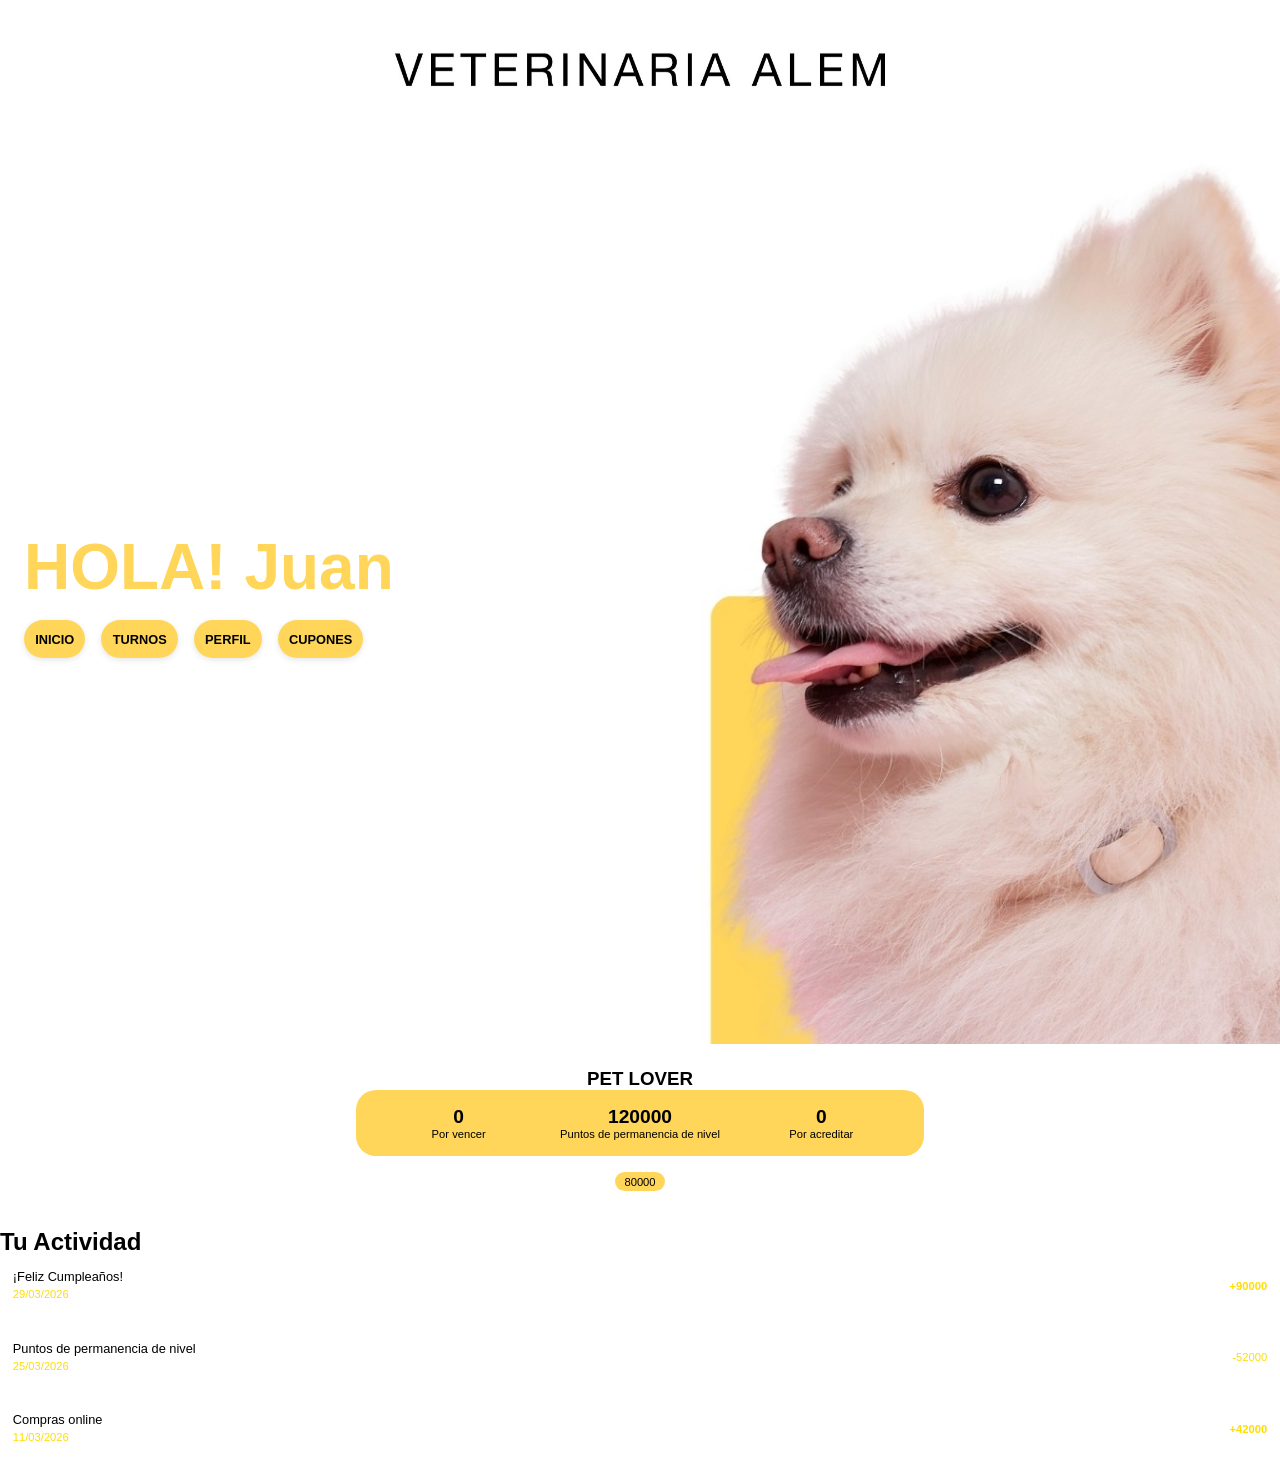
<file: index.html>
<!DOCTYPE html>
<html lang="es">
<head>
  <meta charset="UTF-8" />
  <meta name="viewport" content="width=device-width, initial-scale=1.0" />
  <title>Veterinaria Alem - Inicio</title>
  <link rel="stylesheet" href="css/main.css" />
</head>

<body class="home">

  <!-- HEADER -->
  <header class="header">
    <img src="assets/img/logo-alem.jpg" alt="Veterinaria Alem">
  </header>

  <!-- HERO -->
  <section class="home-hero">
    
    <div class="home-hero-content">
      <h1 class="home-title">HOLA! Juan</h1>

      <!-- NAV MOBILE -->
      <nav class="home-nav">
        <a href="index.html" class="btn">INICIO</a>
        <a href="./paginas/turnos.html" class="btn">TURNOS</a>
        <a href="./paginas/perfil.html" class="btn">PERFIL</a>
        <a href="./paginas/cupones.html" class="btn">CUPONES</a>
      </nav>
    </div>

    <!-- IMAGEN -->
      <div class="home-hero-img">
        <img src="assets/img/perro-inicio.jpg" alt="Perro feliz veterinaria Alem">
      </div>

  </section>

  <!-- NIVEL / PUNTOS -->
  <section class="home-points">

    <h3 class="home__subtitle">PET LOVER</h3>

    <div class="points-card">
      <div class="points-card-item">
        <span class="points-card-number">0</span>
        <span class="points-card-text">Por vencer</span>
      </div>

      <div class="points-card-item">
        <span class="points-card-number">120000</span>
        <span class="points-card-text">Puntos de permanencia de nivel</span>
      </div>

      <div class="points-card-item">
        <span class="points-card-number">0</span>
        <span class="points-card-text">Por acreditar</span>
      </div>
    </div>

    <!-- BARRA -->
    <div class="points-bar">
      <span class="points-bar-label">80000</span>
      <div class="points-bar-line"></div>
      <div class="points-bar-levels"></div>
    </div>

  </section>

  <!-- ACTIVIDAD -->
  <section class="activity">

    <h2>Tu Actividad</h2>

    <ul class="activity-list">

      <li class="activity-item">
        <div>
          <p>¡Feliz Cumpleaños!</p>
          <span>29/03/2026</span>
        </div>
        <span class="activity-item-points">+90000</span>
      </li>

      <li class="activity-item">
        <div>
          <p>Puntos de permanencia de nivel</p>
          <span>25/03/2026</span>
        </div>
        <span class="activity-item__points negative">-52000</span>
      </li>

      <li class="activity-item">
        <div>
          <p>Compras online</p>
          <span>11/03/2026</span>
        </div>
        <span class="activity-item-points">+42000</span>
      </li>

    </ul>

  </section>

  <!-- NAV BOTTOM (tipo app) -->
  <nav class="bottom-nav visible">
    <a href="index.html"> <img src="./assets/icons/home-icon.png" alt=""></a>
    <a href="./paginas/turnos.html"><img src="./assets/icons/turnos-icon.png"></a>
    <a href="./paginas/perfil.html"><img src="./assets/icons/perfil-icon.png"></a>
    <a href="./paginas/cupones.html"><img src="./assets/icons/cupones-icon.png"></a>
  </nav>

  <script src="script.js"></script>

</body>
</html>
</file>
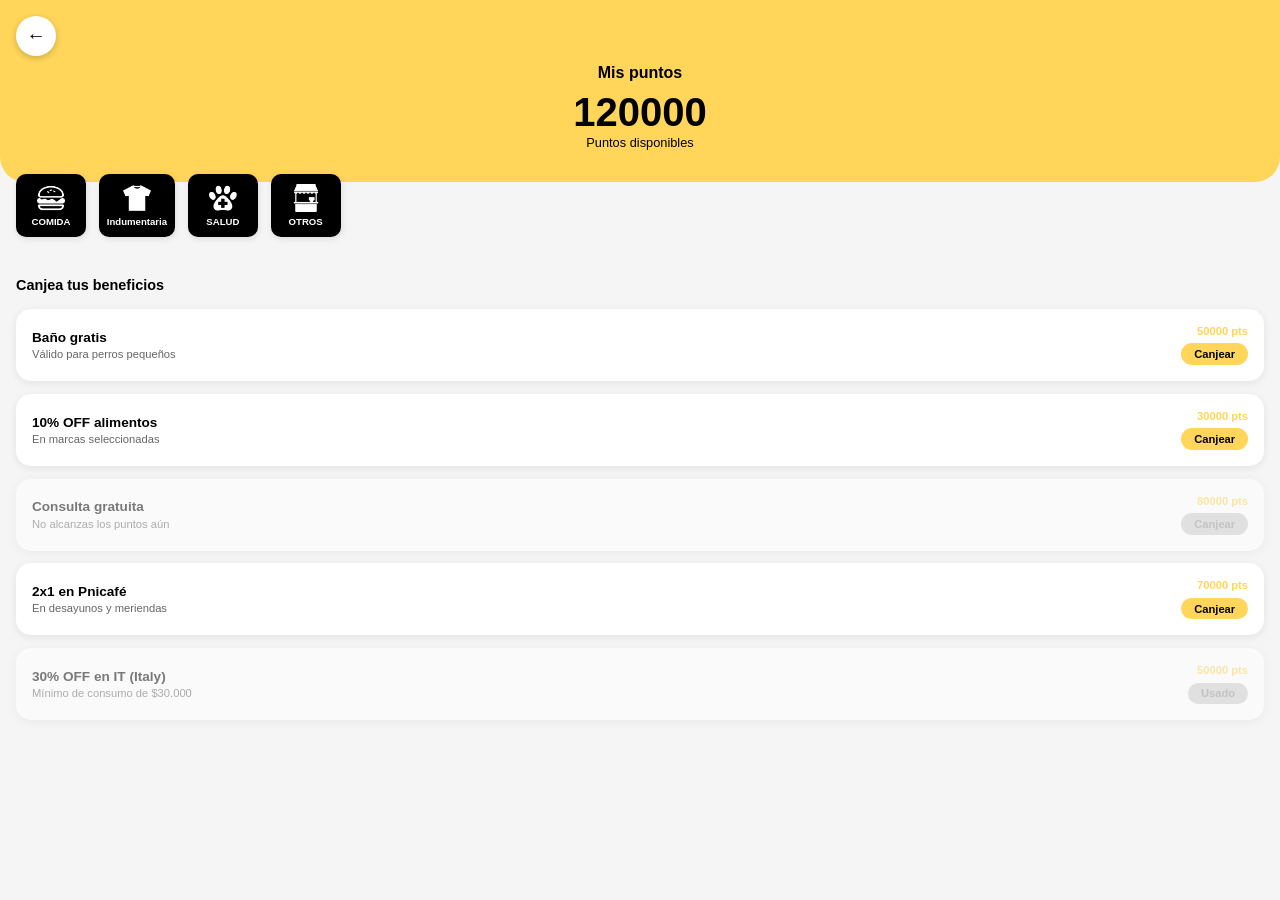
<file: paginas/cupones.html>
<!DOCTYPE html>
<html lang="es">
<head>
  <meta charset="UTF-8" />
  <meta name="viewport" content="width=device-width, initial-scale=1.0" />
  <title>Cupones - Veterinaria Alem</title>
  <link rel="stylesheet" href="../css/main.css" />
</head>

<body class="cupones">

  <!-- HEADER -->
  <header class="cupones-header">
    <a href="../index.html" class="back-btn">←</a>
  </header>

  <!-- HERO / RESUMEN -->
  <section class="cupones-hero">

    <h1 class="cupones-title">Mis puntos</h1>

    <div class="cupones-puntos">
      <span class="puntos-numero">120000</span>
      <span class="puntos-texto">Puntos disponibles</span>
    </div>

  </section>

  <!-- CATEGORÍAS -->

  <section class="cupones-categoria">
    
    <div class="icon">
        <img src="../assets/icons/comida-icon.png" alt="Comida">
        <H4>COMIDA</H4>
    </div>

    <div class="icon">
        <img src="../assets/icons/indumentaria-icon.png" alt="Ropa">
        <H4>Indumentaria</H4>
    </div>

    <div class="icon">
        <img src="../assets/icons/salud-icon.png" alt="Salud">
        <H4>SALUD</H4>
    </div>

    <div class="icon">
        <img src="../assets/icons/otros-icon.png" alt="Varios">
        <H4>OTROS</H4>
    </div>

  </section>

  <!-- LISTADO CUPONES -->
  <section class="cupones-listado">

    <h3>Canjea tus beneficios</h3>

    <div class="cupon">

      <div class="cupon-info">
        <h4>Baño gratis</h4>
        <p>Válido para perros pequeños</p>
      </div>

      <div class="cupon-accion">
        <span class="cupon-puntos">50000 pts</span>
        <button class="btn-canjear">Canjear</button>
      </div>

    </div>

    <div class="cupon">

      <div class="cupon-info">
        <h4>10% OFF alimentos</h4>
        <p>En marcas seleccionadas</p>
      </div>

      <div class="cupon-accion">
        <span class="cupon-puntos">30000 pts</span>
        <button class="btn-canjear">Canjear</button>
      </div>

    </div>

    <div class="cupon disabled">

      <div class="cupon-info">
        <h4>Consulta gratuita</h4>
        <p>No alcanzas los puntos aún</p>
      </div>

      <div class="cupon-accion">
        <span class="cupon-puntos">80000 pts</span>
        <button class="btn-canjear" disabled>Canjear</button>
      </div>

    </div>

    <div class="cupon">

      <div class="cupon-info">
        <h4>2x1 en Pnicafé</h4>
        <p>En desayunos y meriendas</p>
      </div>

      <div class="cupon-accion">
        <span class="cupon-puntos">70000 pts</span>
        <button class="btn-canjear">Canjear</button>
      </div>

    </div>

    <div class="cupon disabled">

      <div class="cupon-info">
        <h4>30% OFF en IT (Italy)</h4>
        <p>Mínimo de consumo de $30.000</p>
      </div>

      <div class="cupon-accion">
        <span class="cupon-puntos">50000 pts</span>
        <button class="btn-canjear" disabled>Usado</button>
      </div>

    </div>

  </section>

    <!-- NAV BOTTOM (tipo app) -->
  <nav class="bottom-nav visible">
    <a href="../index.html"> <img src="../assets/icons/home-icon.png" alt=""></a>
    <a href="../paginas/turnos.html"><img src="../assets/icons/turnos-icon.png"></a>
    <a href="../paginas/perfil.html"><img src="../assets/icons/perfil-icon.png"></a>
    <a href="../paginas/cupones.html"><img src="../assets/icons/cupones-icon.png"></a>
  </nav>

</body>
</html>
</file>
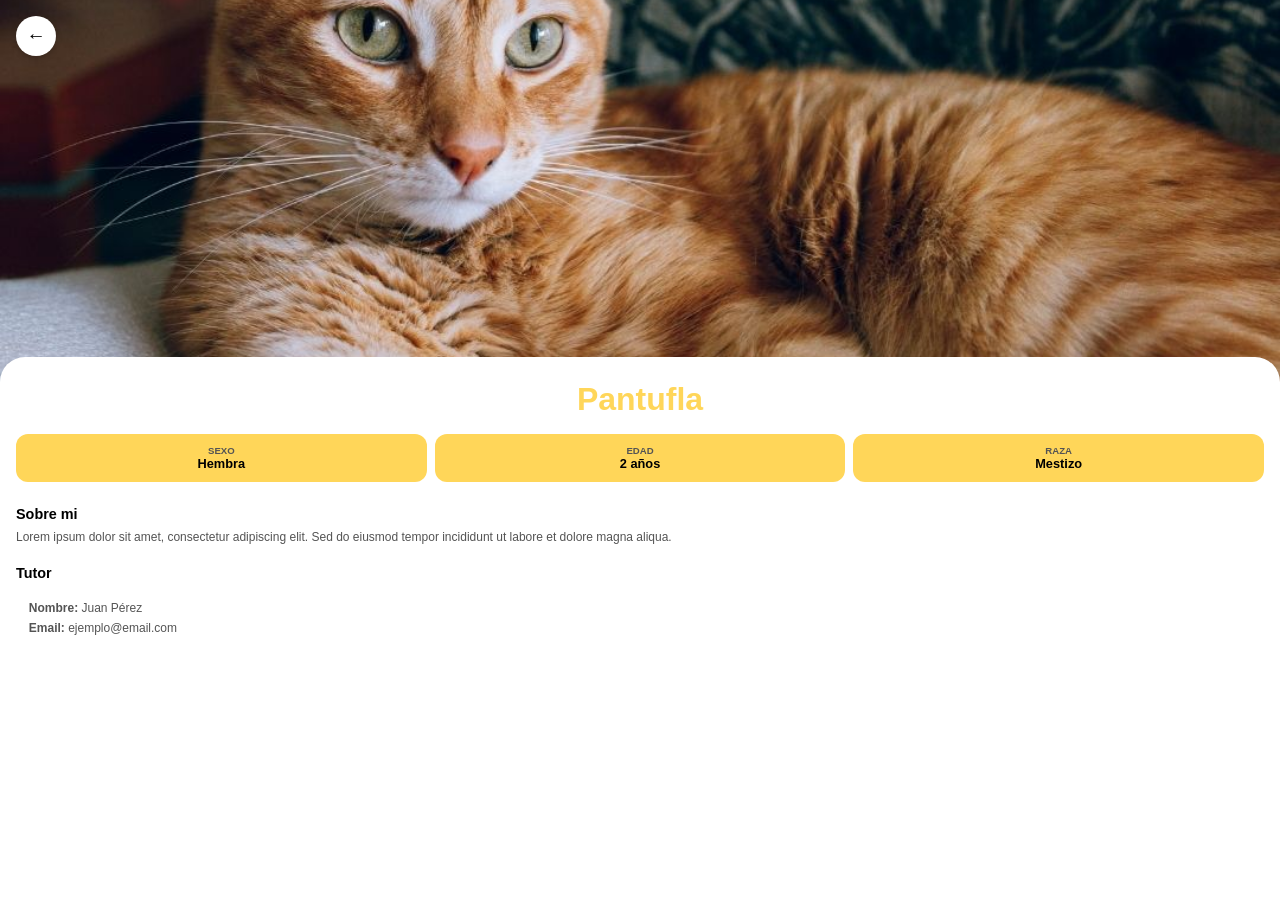
<file: paginas/perfil.html>
<!DOCTYPE html>
<html lang="es">
<head>
  <meta charset="UTF-8" />
  <meta name="viewport" content="width=device-width, initial-scale=1.0" />
  <title>Perfil - Veterinaria Alem</title>
  <link rel="stylesheet" href="../css/main.css" />
</head>

<body class="perfil">

  <!-- HEADER / BACK -->
  <header class="perfil-header">
    <a href="../index.html" class="back-btn">←</a>
  </header>

  <!-- HERO IMAGEN -->
  <section class="perfil-hero">
    <img src="../assets/img/foto-perfil-pantufla.jpg" alt="Foto de perfil Gata">
  </section>

  <!-- CARD PRINCIPAL -->
  <section class="perfil-card">

    <!-- NOMBRE -->
    <h1 class="perfil-nombre">Pantufla</h1>

    <!-- DATOS -->
    <div class="perfil-datos">

      <div class="dato">
        <span class="dato-titulo">SEXO</span>
        <span class="dato-valor">Hembra</span>
      </div>

      <div class="dato">
        <span class="dato-titulo">EDAD</span>
        <span class="dato-valor">2 años</span>
      </div>

      <div class="dato">
        <span class="dato-titulo">RAZA</span>
        <span class="dato-valor">Mestizo</span>
      </div>

    </div>

    <!-- DESCRIPCIÓN -->
    <div class="perfil-seccion">
      <h3>Sobre mi</h3>
      <p>
        Lorem ipsum dolor sit amet, consectetur adipiscing elit. Sed do eiusmod tempor incididunt ut labore et dolore magna aliqua.
      </p>
    </div>

    <!-- TUTOR -->
    <div class="perfil-seccion">
      <h3>Tutor</h3>

      <div class="perfil-tutor">
        <p><strong>Nombre:</strong> Juan Pérez</p>
        <p><strong>Email:</strong> ejemplo@email.com</p>
      </div>
    </div>

  </section>

  <!-- NAV BOTTOM (tipo app) -->
  <nav class="bottom-nav visible">
    <a href="../index.html"> <img src="../assets/icons/home-icon.png" alt=""></a>
    <a href="../paginas/turnos.html"><img src="../assets/icons/turnos-icon.png"></a>
    <a href="../paginas/perfil.html"><img src="../assets/icons/perfil-icon.png"></a>
    <a href="../paginas/cupones.html"><img src="../assets/icons/cupones-icon.png"></a>
  </nav>

</body>
</html>
</file>
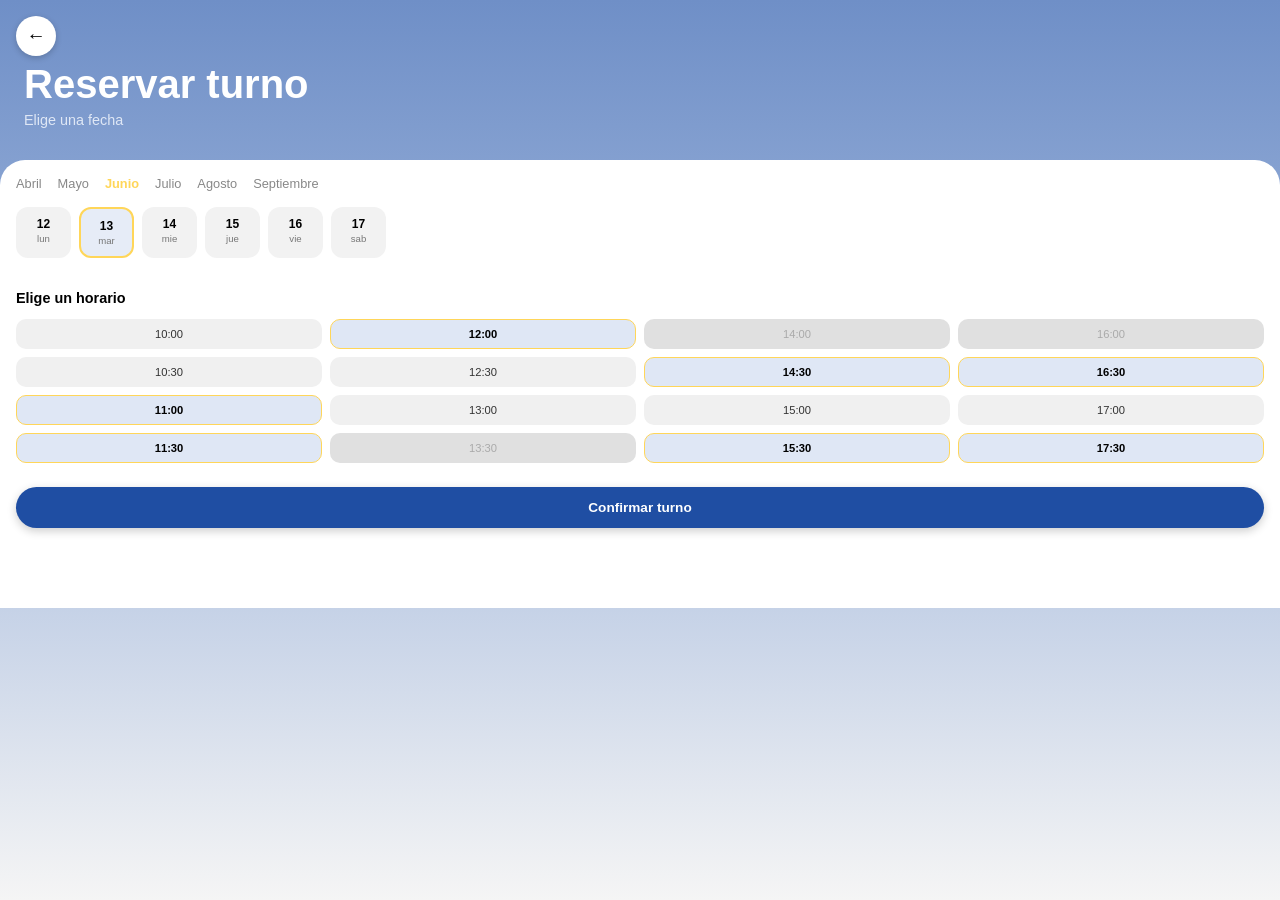
<file: paginas/turnos.html>
<!DOCTYPE html>
<html lang="es">
<head>
  <meta charset="UTF-8" />
  <meta name="viewport" content="width=device-width, initial-scale=1.0" />
  <title>Turnos - Veterinaria Alem</title>
  <link rel="stylesheet" href="../css/main.css" />
</head>

<body class="turnos">

  <!-- HEADER -->
  <header class="turnos-header">
    <a href="../index.html" class="back-btn">←</a>
  </header>

  <!-- HERO / TITULO -->
  <section class="turnos-hero">
    <h1 class="turnos-title">Reservar turno</h1>
    <p class="turnos-subtitle">Elige una fecha</p>
  </section>

  <!-- FECHAS -->
  <section class="turnos-fechas">

    <!-- MESES -->
    <div class="turnos-meses">
      <span>Abril</span>
      <span>Mayo</span>
      <span class="active">Junio</span>
      <span>Julio</span>
      <span>Agosto</span>
      <span>Septiembre</span>
    </div>

    <!-- DIAS -->
    <div class="turnos-dias">
      <div class="dia">
        <span>12</span>
        <small>lun</small>
      </div>

      <div class="dia active">
        <span>13</span>
        <small>mar</small>
      </div>

      <div class="dia">
        <span>14</span>
        <small>mie</small>
      </div>

      <div class="dia">
        <span>15</span>
        <small>jue</small>
      </div>

      <div class="dia">
        <span>16</span>
        <small>vie</small>
      </div>

      <div class="dia">
        <span>17</span>
        <small>sab</small>
      </div>

    </div>

  </section>

  <!-- HORARIOS -->
  <section class="turnos-horarios">

    <h3>Elige un horario</h3>

    <div class="horarios-grid">

      <button class="hora">10:00</button>
      <button class="hora active">12:00</button>
      <button class="hora disabled">14:00</button>
      <button class="hora disabled">16:00</button>

      <button class="hora">10:30</button>
      <button class="hora">12:30</button>
      <button class="hora active">14:30</button>
      <button class="hora active">16:30</button>

      <button class="hora active">11:00</button>
      <button class="hora">13:00</button>
      <button class="hora">15:00</button>
      <button class="hora">17:00</button>

      <button class="hora active">11:30</button>
      <button class="hora disabled">13:30</button>
      <button class="hora active">15:30</button>
      <button class="hora active">17:30</button>

    </div>

    <!-- CTA -->
    <button class="btn-confirmar">Confirmar turno</button>

  </section>

  <!-- NAV BOTTOM -->
  
  <!-- NAV BOTTOM (tipo app) -->
  <nav class="bottom-nav visible">
    <a href="../index.html"> <img src="../assets/icons/home-icon.png" alt=""></a>
    <a href="../paginas/turnos.html"><img src="../assets/icons/turnos-icon.png"></a>
    <a href="../paginas/perfil.html"><img src="../assets/icons/perfil-icon.png"></a>
    <a href="../paginas/cupones.html"><img src="../assets/icons/cupones-icon.png"></a>
  </nav>

</body>
</html>
</file>
<file: css/main.css>
@charset "UTF-8";
* {
  margin: 0;
  padding: 0;
  box-sizing: border-box;
}

body {
  font-family: "Montserrat", sans-serif;
  background-color: #ffffff;
  color: #000000;
}

@keyframes flotar {
  0% {
    transform: translateY(0);
  }
  50% {
    transform: translateY(-5px);
  }
  100% {
    transform: translateY(0);
  }
}
.bottom-nav a {
  display: flex;
  align-items: center;
  justify-content: center;
}
.bottom-nav img {
  width: 22px;
  height: 22px;
  object-fit: contain;
}

/* 🔒 BLOQUEO SCROLL HORIZONTAL */
body {
  overflow-x: hidden;
}

.home {
  /* HEADER */
}
.home .header {
  text-align: center;
  padding: 1.5rem 1rem;
}
.home .header img {
  max-width: 600px;
  width: 100%;
  height: auto;
}
.home {
  /* HERO */
}
.home-hero {
  min-height: calc(100dvh - 280px);
  position: relative;
  display: flex;
  align-items: center;
  justify-content: space-between;
  padding: 1.5rem;
  overflow: hidden;
  transition: transform 0.1s linear;
  will-change: transform;
}
.home {
  /* CONTENIDO (IZQUIERDA) */
}
.home-hero-content {
  width: 50%;
  z-index: 1;
}
.home-title {
  font-size: 2.5rem;
  font-weight: 800;
  color: #ffd659;
  margin-bottom: 1rem;
}
.home {
  /* NAV BOTONES */
}
.home-nav {
  display: flex;
  flex-direction: column;
  gap: 1.5rem;
}
.home-nav .btn {
  background-color: #ffd659;
  padding: 0.7rem;
  border-radius: 999px;
  text-align: center;
  text-decoration: none;
  color: #000000;
  font-size: 0.8rem;
  font-weight: 600;
  box-shadow: 0 2px 6px rgba(0, 0, 0, 0.1);
}
.home-nav .btn:hover {
  background-color: transparent;
  color: #ffd659;
}
.home {
  /* IMAGEN (DERECHA) */
}
.home-hero-img {
  position: absolute;
  right: 0;
  top: 0;
  transform: none;
  width: 65%;
  z-index: 0;
}
.home-hero-img img {
  width: 100%;
  height: auto;
  display: block;
}
.home {
  /* PUNTOS */
}
.home-points {
  padding: 1.5rem 1rem;
  text-align: center;
}
.home-subtitle {
  margin-bottom: 1rem;
  font-size: 1.2rem;
}
.home .points-card {
  background: #ffd659;
  border-radius: 20px;
  padding: 1rem;
  display: flex;
  justify-content: space-between;
  gap: 0.5rem;
}
.home .points-card-item {
  flex: 1;
  font-size: 0.7rem;
  align-content: center;
}
.home .points-card-number {
  display: block;
  font-size: 1.2rem;
  font-weight: bold;
}
.home {
  /* BARRA */
}
.home .points-bar {
  margin-top: 1rem;
}
.home .points-bar-label {
  background: #ffd659;
  padding: 0.2rem 0.6rem;
  border-radius: 999px;
  font-size: 0.7rem;
  display: inline-block;
  margin-bottom: 0.3rem;
}
.home .points-bar-line {
  height: 4px;
  background: #ffffff;
  border-radius: 2px;
}
.home .points-bar-levels {
  display: flex;
  justify-content: space-between;
  font-size: 0.6rem;
  margin-top: 0.3rem;
}
.home {
  /* ACTIVIDAD */
}
.home-activity {
  padding: 1rem;
}
.home .activity-list {
  list-style: none;
  display: flex;
  flex-direction: column;
  gap: 0.8rem;
}
.home .activity-item {
  background: #ffffff;
  padding: 0.8rem;
  border-radius: 10px;
  display: flex;
  justify-content: space-between;
  align-items: center;
}
.home .activity-item p {
  font-size: 0.8rem;
}
.home .activity-item span {
  font-size: 0.7rem;
  color: #ffdd05;
}
.home .activity-item-points {
  font-weight: bold;
}
.home .activity-item-points.negative {
  color: red;
}

/* NAV INFERIOR */
.bottom-nav {
  position: fixed;
  bottom: 1rem;
  left: 50%;
  width: 90%;
  max-width: 1000px;
  background: #ffffff;
  display: flex;
  justify-content: space-around;
  padding: 0.8rem 0;
  border-radius: 999px;
  box-shadow: 0 4px 15px rgba(0, 0, 0, 0.15);
  z-index: 1000;
  /* 👇 estado oculto (base) */
  transform: translate(-50%, 0);
  opacity: 1;
  transition: all 0.3s ease;
}
.bottom-nav a {
  text-decoration: none;
  font-size: 1.2rem;
}

/* estado visible (se activa con JS) */
.bottom-nav.visible {
  transform: translate(-50%, 0);
  opacity: 1;
}

/* OCULTAR MENU LATERAL AL SCROLL */
.home-nav {
  transition: opacity 0.3s ease;
}
.home-nav.hidden {
  opacity: 0;
  pointer-events: none;
}

/* DESKTOP */
@media (min-width: 768px) {
  .home-hero {
    min-height: 100vh;
  }
  .home-hero-content {
    width: 40%;
  }
  .home-hero-img {
    width: 50%;
  }
  .home-title {
    font-size: 4rem;
  }
  .home-nav {
    flex-direction: row;
    gap: 1rem;
  }
  .home-points {
    max-width: 600px;
    margin: 0 auto;
  }
  .bottom-nav {
    display: none;
  }
}
.perfil {
  background-color: #ffffff;
  /* HEADER */
}
.perfil-header {
  position: absolute;
  top: 1rem;
  left: 1rem;
  z-index: 10;
}
.perfil-header .back-btn {
  background: #ffffff;
  border-radius: 50%;
  width: 40px;
  height: 40px;
  display: flex;
  align-items: center;
  justify-content: center;
  text-decoration: none;
  color: #000000;
  font-size: 1.2rem;
  box-shadow: 0 2px 6px rgba(0, 0, 0, 0.2);
}
.perfil {
  /* HERO */
}
.perfil-hero {
  width: 100%;
  height: 45vh;
  overflow: hidden;
}
.perfil-hero img {
  width: 100%;
  height: 100%;
  object-fit: cover;
}
.perfil {
  /* CARD PRINCIPAL */
}
.perfil-card {
  background: #ffffff;
  margin-top: -3rem;
  border-radius: 25px 25px 0 0;
  padding: 1.5rem 1rem 2rem;
  position: relative;
  z-index: 2;
}
.perfil {
  /* NOMBRE */
}
.perfil-nombre {
  text-align: center;
  font-size: 2rem;
  font-weight: 800;
  color: #ffd659;
  margin-bottom: 1rem;
}
.perfil {
  /* DATOS */
}
.perfil-datos {
  display: flex;
  justify-content: space-between;
  gap: 0.5rem;
  margin-bottom: 1.5rem;
}
.perfil-datos .dato {
  flex: 1;
  background: #ffd659;
  padding: 0.7rem;
  border-radius: 12px;
  text-align: center;
}
.perfil-datos .dato-titulo {
  display: block;
  font-size: 0.6rem;
  font-weight: 600;
  color: #545454;
}
.perfil-datos .dato-valor {
  display: block;
  font-size: 0.8rem;
  font-weight: 700;
  color: #000000;
}
.perfil {
  /* SECCIONES */
}
.perfil-seccion {
  margin-bottom: 1.2rem;
}
.perfil-seccion h3 {
  font-size: 0.9rem;
  margin-bottom: 0.4rem;
}
.perfil-seccion p {
  font-size: 0.75rem;
  color: #545454;
  line-height: 1.4;
}
.perfil {
  /* TUTOR */
}
.perfil-tutor {
  background: #ffffff;
  padding: 0.8rem;
  border-radius: 12px;
}
.perfil-tutor p {
  font-size: 0.75rem;
  margin-bottom: 0.2rem;
}

.turnos {
  background: linear-gradient(180deg, #6f8fc7 0%, #9db4db 40%, #f5f5f5 100%);
  min-height: 100vh;
  /* HEADER */
}
.turnos-header {
  position: absolute;
  top: 1rem;
  left: 1rem;
  z-index: 10;
}
.turnos-header .back-btn {
  background: #ffffff;
  border-radius: 50%;
  width: 40px;
  height: 40px;
  display: flex;
  align-items: center;
  justify-content: center;
  text-decoration: none;
  color: #000000;
  font-size: 1.2rem;
  box-shadow: 0 2px 6px rgba(0, 0, 0, 0.2);
}
.turnos {
  /* HERO */
}
.turnos-hero {
  padding: 4rem 1.5rem 1rem;
  color: #ffffff;
}
.turnos-title {
  font-size: 2.5rem;
  font-weight: 800;
  line-height: 1;
  margin-bottom: 0.5rem;
}
.turnos-subtitle {
  font-size: 0.9rem;
  color: #dfe7f5;
}
.turnos {
  /* BLOQUE FECHAS */
}
.turnos-fechas {
  background: #ffffff;
  margin-top: 1rem;
  border-radius: 25px 25px 0 0;
  padding: 1rem;
}
.turnos {
  /* MESES */
}
.turnos-meses {
  display: flex;
  gap: 1rem;
  overflow-x: auto;
  font-size: 0.8rem;
  margin-bottom: 1rem;
}
.turnos-meses span {
  color: #888;
  white-space: nowrap;
}
.turnos-meses span.active {
  color: #ffd659;
  font-weight: 700;
}
.turnos {
  /* DIAS */
}
.turnos-dias {
  display: flex;
  gap: 0.5rem;
  overflow-x: auto;
}
.turnos .dia {
  min-width: 55px;
  padding: 0.6rem 0.4rem;
  border-radius: 12px;
  background: #f2f2f2;
  text-align: center;
  font-size: 0.75rem;
}
.turnos .dia span {
  display: block;
  font-weight: 700;
}
.turnos .dia small {
  font-size: 0.6rem;
  color: #777;
}
.turnos .dia.active {
  background: #e6ecf7;
  border: 2px solid #ffd659;
}
.turnos {
  /* HORARIOS */
}
.turnos-horarios {
  background: #ffffff;
  padding: 1rem 1rem 5rem;
}
.turnos-horarios h3 {
  font-size: 0.9rem;
  margin-bottom: 0.8rem;
}
.turnos .horarios-grid {
  display: grid;
  grid-template-columns: repeat(4, 1fr);
  gap: 0.5rem;
  margin-bottom: 1.5rem;
}
.turnos .hora {
  padding: 0.5rem;
  border-radius: 10px;
  border: none;
  font-size: 0.7rem;
  background: #f0f0f0;
  color: #333;
  cursor: pointer;
}
.turnos .hora.active {
  background: #dfe7f5;
  border: 1px solid #ffd659;
  color: #000000;
  font-weight: 600;
}
.turnos .hora.disabled {
  background: #e0e0e0;
  color: #aaa;
  pointer-events: none;
}
.turnos {
  /* BOTON */
}
.turnos .btn-confirmar {
  width: 100%;
  padding: 0.8rem;
  border-radius: 999px;
  border: none;
  background: #1f4ea3;
  color: #ffffff;
  font-size: 0.85rem;
  font-weight: 600;
  box-shadow: 0 3px 10px rgba(0, 0, 0, 0.2);
}

.cupones {
  background: #f5f5f5;
  min-height: 100vh;
  /* HEADER */
}
.cupones-header {
  position: absolute;
  top: 1rem;
  left: 1rem;
  z-index: 10;
}
.cupones-header .back-btn {
  background: #ffffff;
  border-radius: 50%;
  width: 40px;
  height: 40px;
  display: flex;
  align-items: center;
  justify-content: center;
  text-decoration: none;
  color: #000000;
  font-size: 1.2rem;
  box-shadow: 0 2px 6px rgba(0, 0, 0, 0.2);
}
.cupones {
  /* HERO */
}
.cupones-hero {
  background: #ffd659;
  padding: 4rem 1.5rem 2rem;
  border-radius: 0 0 25px 25px;
  text-align: center;
  color: #000000;
}
.cupones-title {
  font-size: 1rem;
  margin-bottom: 0.5rem;
}
.cupones-puntos {
  display: flex;
  flex-direction: column;
  align-items: center;
}
.cupones-puntos .puntos-numero {
  font-size: 2.5rem;
  font-weight: 800;
}
.cupones-puntos .puntos-texto {
  font-size: 0.8rem;
}
.cupones .cupones-categoria {
  display: flex;
  gap: 0.8rem;
  overflow-x: auto;
  padding: 1rem;
  margin-top: -1.5rem;
}
.cupones {
  /* ITEM */
}
.cupones .cupones-categoria .icon {
  min-width: 70px;
  background: #000000;
  border-radius: 10px;
  padding: 0.6rem 0.5rem;
  text-align: center;
  display: flex;
  flex-direction: column;
  align-items: center;
  justify-content: center;
  gap: 0.3rem;
  box-shadow: 1px 2px 6px rgba(0, 0, 0, 0.1);
  transition: transform 0.2s ease;
}
.cupones {
  /* ICONO */
}
.cupones .cupones-categoria .icon img {
  width: 28px;
  height: 28px;
  object-fit: contain;
}
.cupones {
  /* TEXTO */
}
.cupones .cupones-categoria .icon h4 {
  font-size: 0.6rem;
  font-weight: 600;
  color: #ffffff;
}
.cupones {
  /* INTERACCION */
}
.cupones .cupones-categoria .icon:active {
  transform: scale(0.95);
}
.cupones {
  /* LISTADO */
}
.cupones-listado {
  padding: 1.5rem 1rem 5rem;
}
.cupones-listado h3 {
  font-size: 0.9rem;
  margin-bottom: 1rem;
}
.cupones {
  /* CUPON CARD */
}
.cupones .cupon {
  background: #ffffff;
  border-radius: 15px;
  padding: 1rem;
  margin-bottom: 0.8rem;
  display: flex;
  justify-content: space-between;
  align-items: center;
  box-shadow: 0 2px 8px rgba(0, 0, 0, 0.08);
}
.cupones .cupon-info h4 {
  font-size: 0.85rem;
  margin-bottom: 0.2rem;
}
.cupones .cupon-info p {
  font-size: 0.7rem;
  color: #666;
}
.cupones .cupon-accion {
  display: flex;
  flex-direction: column;
  align-items: flex-end;
  gap: 0.4rem;
}
.cupones .cupon-puntos {
  font-size: 0.7rem;
  font-weight: 600;
  color: #ffd659;
}
.cupones .cupon .btn-canjear {
  background: #ffd659;
  border: none;
  border-radius: 999px;
  padding: 0.3rem 0.8rem;
  font-size: 0.7rem;
  font-weight: 600;
  cursor: pointer;
}
.cupones .cupon {
  /* ESTADO DESHABILITADO */
}
.cupones .cupon.disabled {
  opacity: 0.5;
}
.cupones .cupon.disabled .btn-canjear {
  background: #ccc;
  cursor: not-allowed;
}

/*# sourceMappingURL=main.css.map */
</file>
